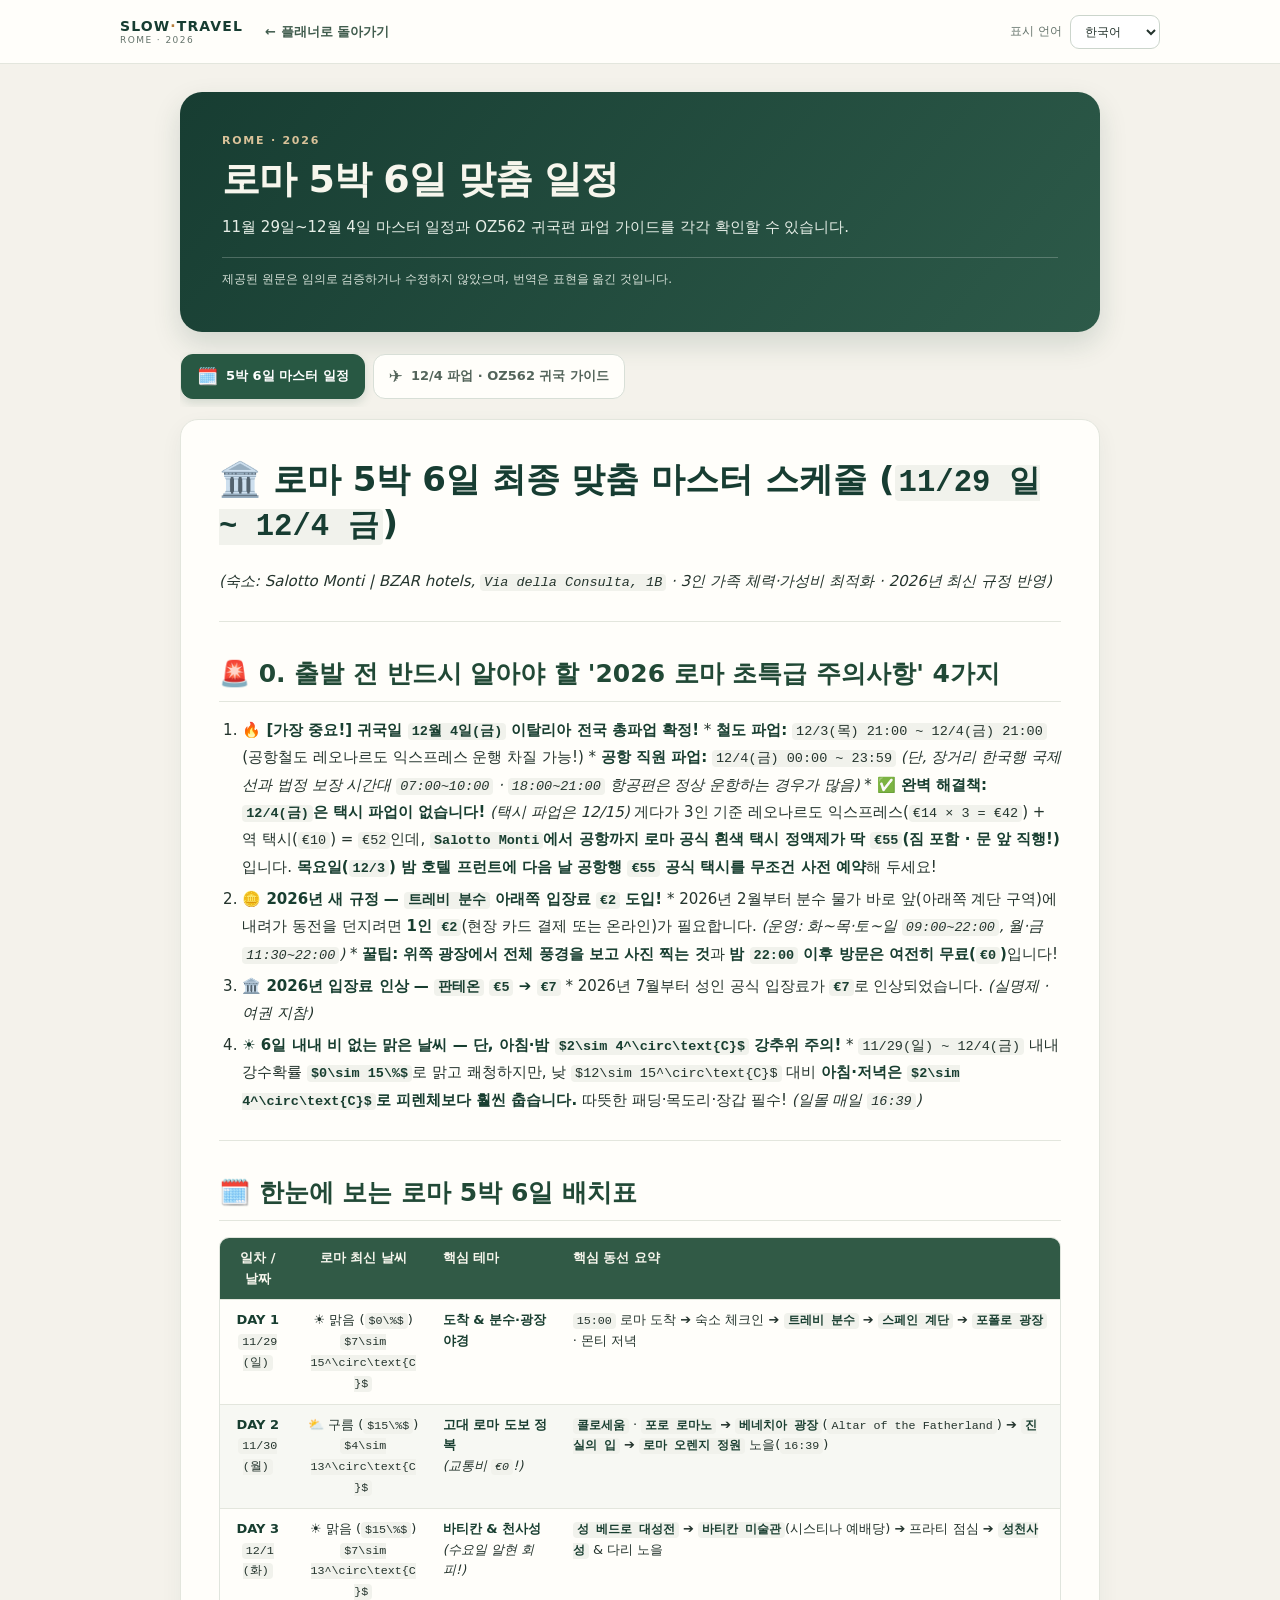
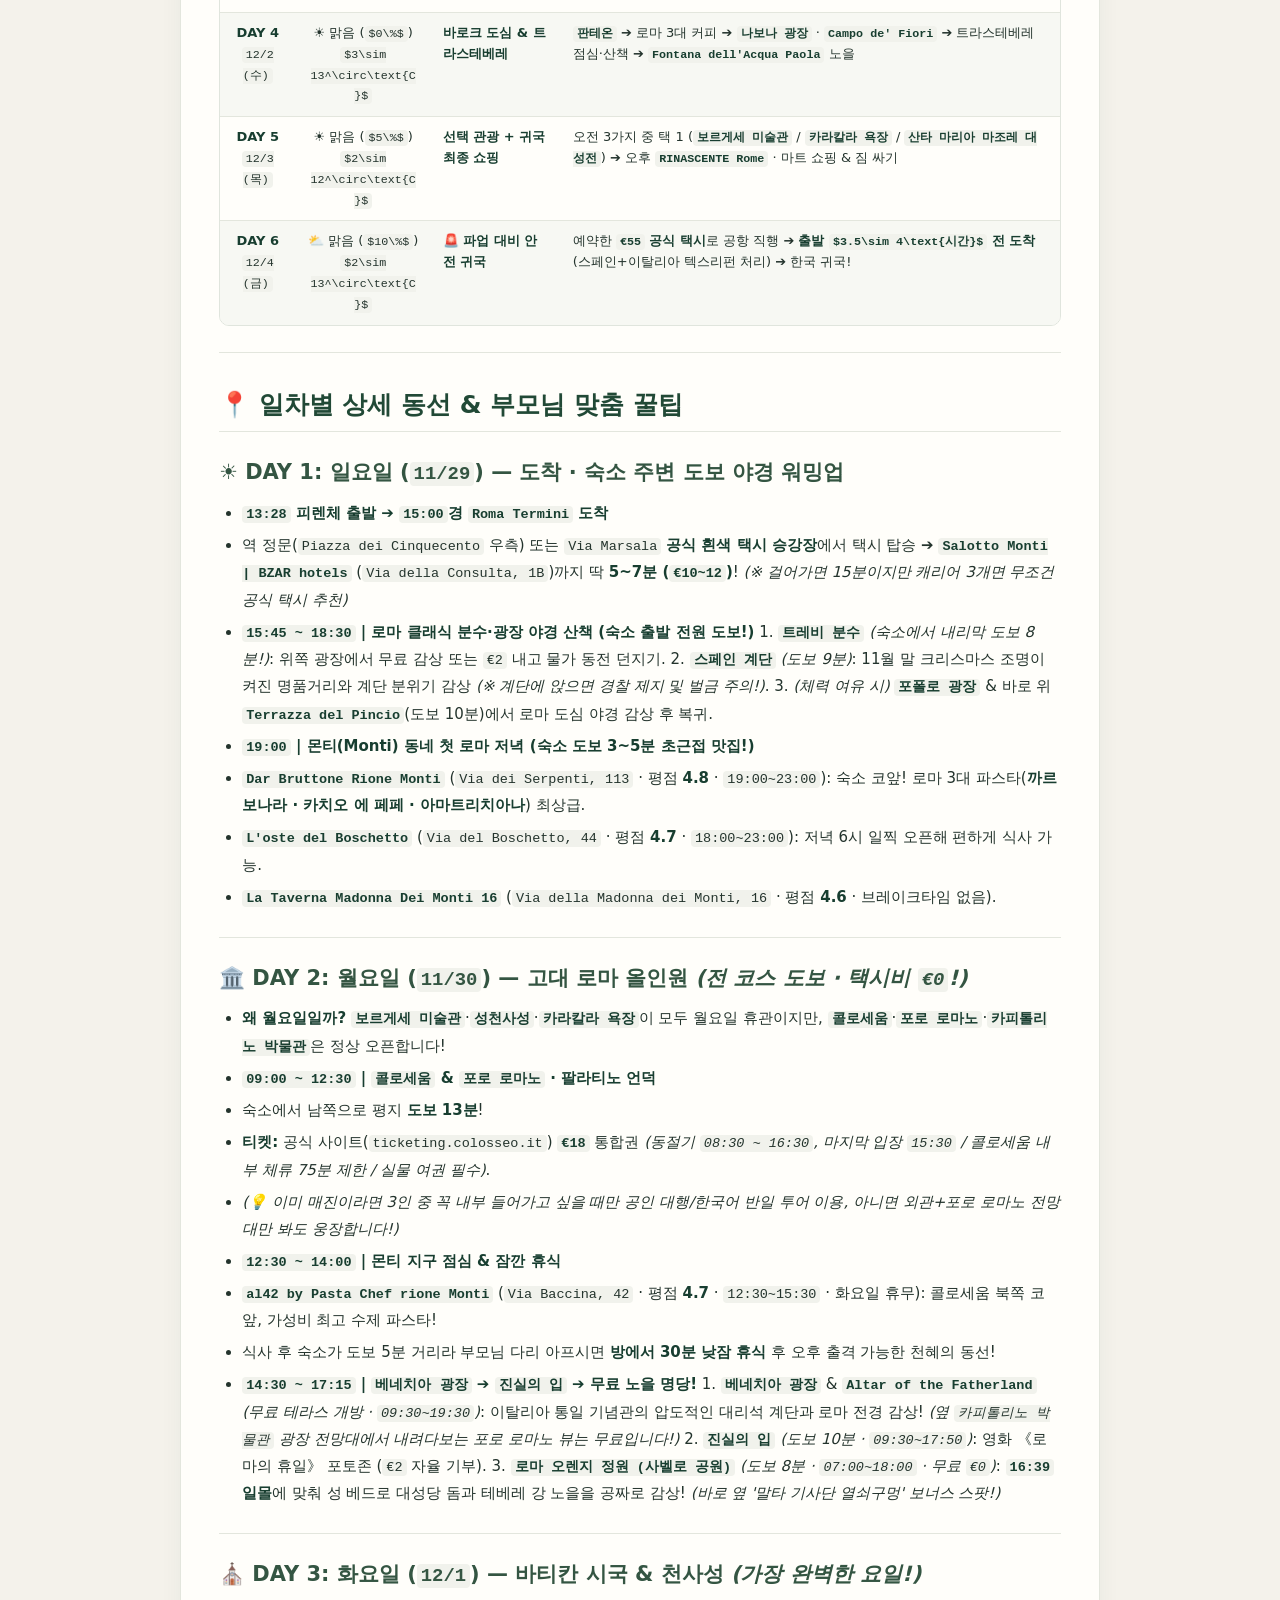
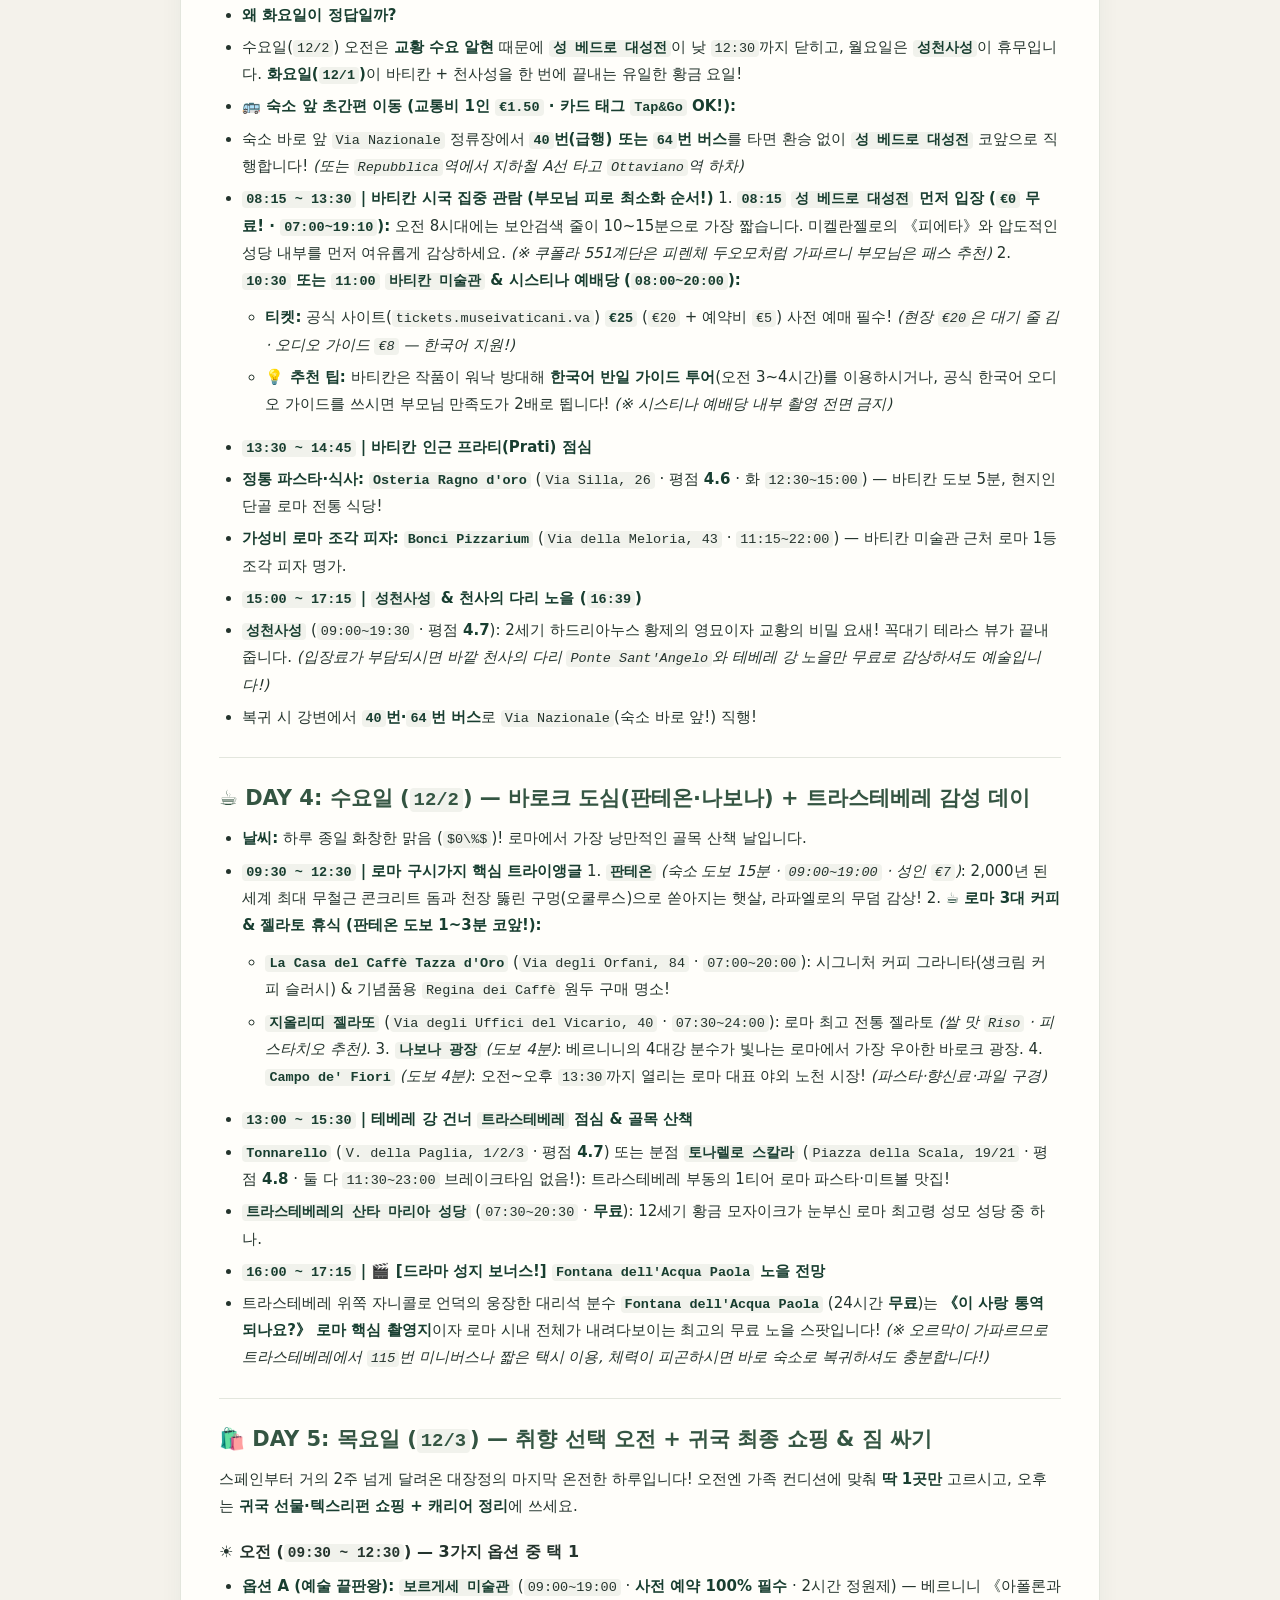
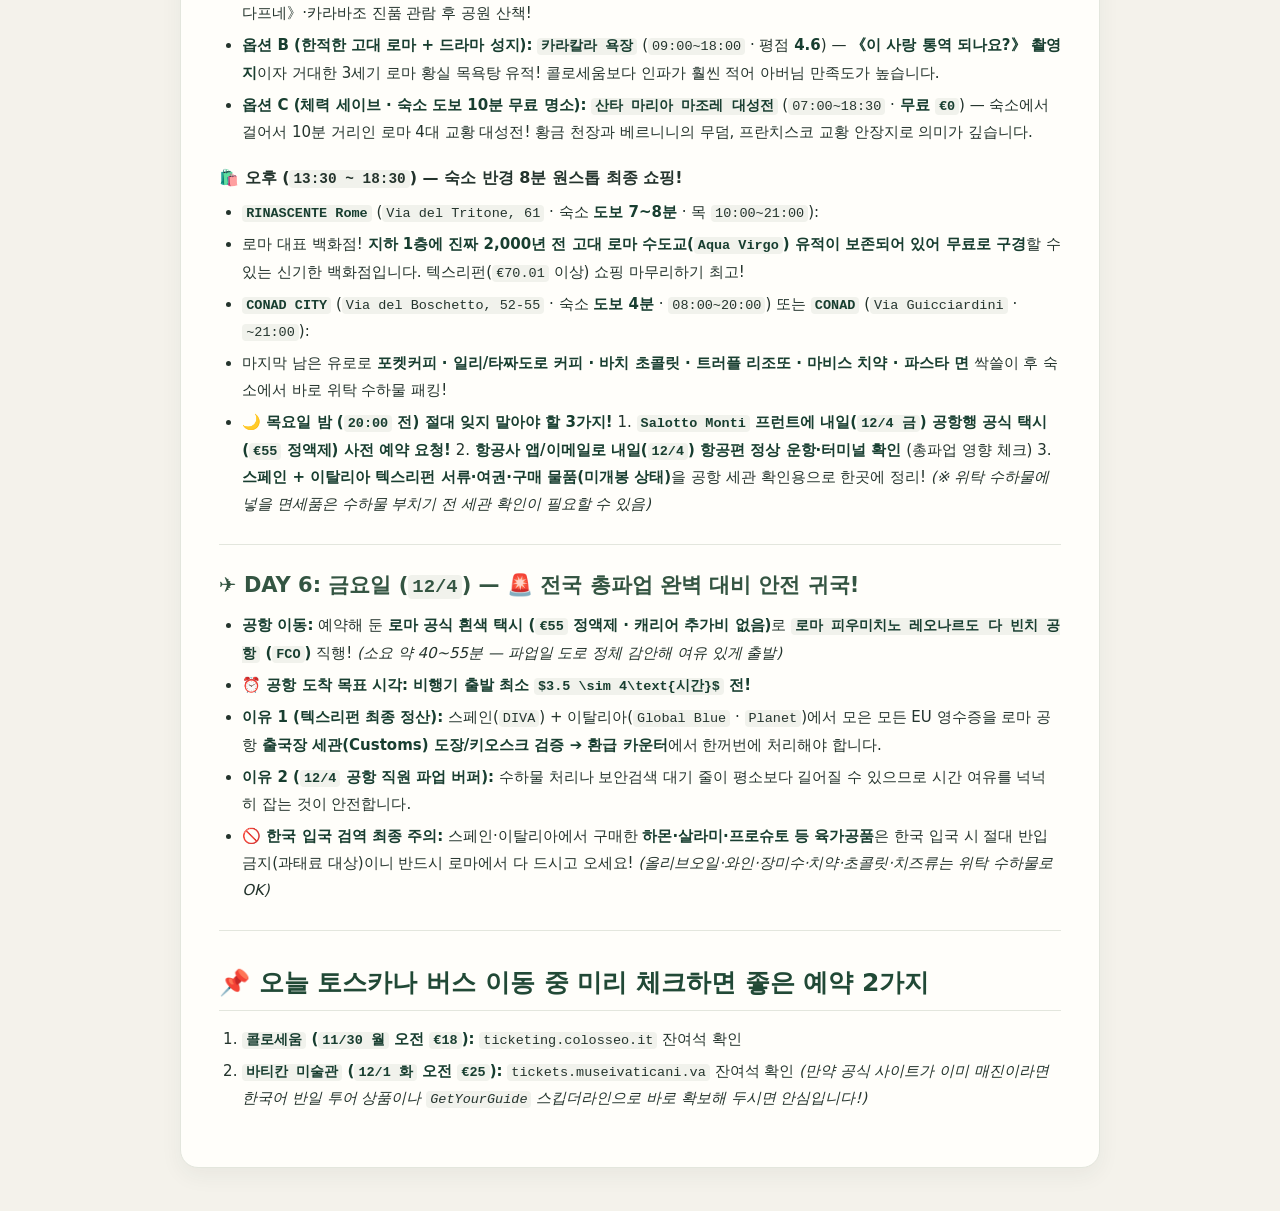
<file: rome-itinerary.html>
<!doctype html>
<html lang="ko">
<head>
  <meta charset="utf-8">
  <meta name="viewport" content="width=device-width, initial-scale=1, viewport-fit=cover">
  <meta name="theme-color" content="#173d32">
  <meta name="description" content="Salotto Monti 숙소 기준 로마 5박 6일 일정과 12월 4일 OZ562 귀국편 가이드">
  <title>로마 5박 6일 맞춤 일정 | Slow Travel</title>
  <link rel="stylesheet" href="css/rome-itinerary.css?v=20261128_rome_v1">
</head>
<body class="rome-itinerary-page">
  <header class="rome-topbar">
    <a class="rome-brand" href="./index.html" aria-label="Slow Travel">
      <span class="rome-brand-main">SLOW<span>·</span>TRAVEL</span>
      <span class="rome-brand-sub">ROME · 2026</span>
    </a>
    <a class="rome-back-link" href="./index.html"><span aria-hidden="true">←</span> <span data-ui="back">플래너로 돌아가기</span></a>
    <label class="rome-language-control">
      <span class="rome-language-label" data-ui="language">표시 언어</span>
      <select id="romeLanguage" aria-label="표시 언어">
        <option value="ko">한국어</option>
        <option value="en">English</option>
        <option value="zh">简体中文</option>
        <option value="ja">日本語</option>
      </select>
    </label>
  </header>

  <main class="rome-page-shell">
    <section class="rome-hero" aria-labelledby="romePageTitle">
      <p class="rome-eyebrow" data-ui="eyebrow">ROME · 2026</p>
      <h1 id="romePageTitle" data-ui="title">로마 5박 6일 맞춤 일정</h1>
      <p class="rome-intro" data-ui="intro">11월 29일~12월 4일 마스터 일정과 OZ562 귀국편 파업 가이드를 각각 확인할 수 있습니다.</p>
      <p class="rome-source-note" data-ui="sourceNote">제공된 원문은 임의로 검증하거나 수정하지 않았으며, 번역은 표현을 옮긴 것입니다.</p>
    </section>

    <nav class="rome-document-tabs" id="romeDocumentTabs" role="tablist" aria-label="문서 선택">
      <button type="button" class="rome-document-tab is-active" id="romeTabMaster" data-document="master" role="tab" aria-selected="true" aria-controls="romeDocumentContent">
        <span class="rome-tab-icon" aria-hidden="true">🗓️</span><span data-ui="masterTab">5박 6일 마스터 일정</span>
      </button>
      <button type="button" class="rome-document-tab" id="romeTabStrike" data-document="strike" role="tab" aria-selected="false" aria-controls="romeDocumentContent">
        <span class="rome-tab-icon" aria-hidden="true">✈️</span><span data-ui="strikeTab">12/4 파업 · OZ562 귀국 가이드</span>
      </button>
    </nav>

    <article class="rome-document-content" id="romeDocumentContent" role="tabpanel" aria-labelledby="romeTabMaster"></article>
  </main>

  <script src="js/rome-itinerary-content.js?v=20261128_rome_v1"></script>
  <script src="js/rome-itinerary-page.js?v=20261128_rome_v1"></script>
</body>
</html>
</file>
<file: css/rome-itinerary.css>
/* Rome itinerary page and its entry card inside the main planner. */
.rome-itinerary-launch {
  display: flex;
  align-items: center;
  gap: 14px;
  padding: 16px 18px;
  margin: 18px 0 22px;
  color: #173d32;
  text-decoration: none;
  background: linear-gradient(135deg, #f1f7f2, #fff9ee);
  border: 1px solid #c7d9cc;
  border-radius: 16px;
  box-shadow: 0 5px 16px rgba(23, 61, 50, .08);
  transition: transform .18s ease, box-shadow .18s ease;
}
.rome-itinerary-launch:hover,
.rome-itinerary-launch:focus-visible {
  transform: translateY(-1px);
  box-shadow: 0 8px 20px rgba(23, 61, 50, .13);
  outline: 2px solid #56806d;
  outline-offset: 2px;
}
.rome-itinerary-launch-icon {
  display: grid;
  flex: 0 0 44px;
  width: 44px;
  height: 44px;
  place-items: center;
  font-size: 23px;
  background: #e2eee4;
  border-radius: 13px;
}
.rome-itinerary-launch-copy { display: grid; gap: 4px; min-width: 0; }
.rome-itinerary-launch-copy strong { font-size: 1rem; line-height: 1.35; }
.rome-itinerary-launch-copy small { color: #4d6258; font-size: .82rem; line-height: 1.5; }
.rome-itinerary-launch-arrow { margin-left: auto; color: #276047; font-size: 1.4rem; font-weight: 800; }

.rome-itinerary-page {
  --rome-ink: #24342d;
  --rome-green: #173d32;
  --rome-green-soft: #e8f1e9;
  --rome-muted: #64736b;
  --rome-paper: #fffefa;
  --rome-line: #e3e6dd;
  margin: 0;
  color: var(--rome-ink);
  background: #f4f2eb;
  font-family: Inter, ui-sans-serif, system-ui, -apple-system, BlinkMacSystemFont, "Segoe UI", sans-serif;
  -webkit-font-smoothing: antialiased;
}
.rome-itinerary-page * { box-sizing: border-box; }
.rome-topbar {
  position: sticky;
  z-index: 20;
  top: 0;
  display: flex;
  align-items: center;
  gap: 22px;
  min-height: 64px;
  padding: 8px max(18px, calc((100vw - 1040px) / 2));
  background: rgba(255, 254, 250, .96);
  border-bottom: 1px solid var(--rome-line);
  backdrop-filter: blur(12px);
}
.rome-brand { display: flex; flex-direction: column; color: var(--rome-green); text-decoration: none; white-space: nowrap; }
.rome-brand-main { font-size: 14px; font-weight: 900; letter-spacing: .08em; }
.rome-brand-main span { color: #b57c3b; }
.rome-brand-sub { margin-top: 1px; color: var(--rome-muted); font-size: 9px; letter-spacing: .16em; }
.rome-back-link { color: #405c4d; font-size: 13px; font-weight: 700; text-decoration: none; white-space: nowrap; }
.rome-back-link:hover { text-decoration: underline; }
.rome-language-control { display: flex; align-items: center; gap: 8px; margin-left: auto; color: var(--rome-muted); font-size: 12px; }
.rome-language-control select {
  max-width: 156px;
  padding: 8px 10px;
  color: var(--rome-ink);
  background: #fff;
  border: 1px solid #cbd5cc;
  border-radius: 9px;
  font: inherit;
}
.rome-page-shell { width: min(100% - 36px, 920px); margin: 28px auto 72px; }
.rome-hero {
  padding: clamp(24px, 5vw, 42px);
  color: #f7f6ed;
  background: linear-gradient(130deg, #173d32, #2d5a49);
  border-radius: 22px;
  box-shadow: 0 12px 28px rgba(23, 61, 50, .15);
}
.rome-eyebrow { margin: 0 0 9px; color: #d9c299; font-size: 11px; font-weight: 800; letter-spacing: .16em; }
.rome-hero h1 { margin: 0; font-size: clamp(25px, 4.4vw, 38px); line-height: 1.22; letter-spacing: -.025em; }
.rome-intro { max-width: 720px; margin: 13px 0 0; color: #e6eee7; font-size: 15px; line-height: 1.7; }
.rome-source-note { margin: 16px 0 0; padding-top: 12px; color: #d7e2d9; border-top: 1px solid rgba(255,255,255,.22); font-size: 12px; line-height: 1.65; }
.rome-document-tabs { display: flex; gap: 8px; margin: 20px 0 12px; overflow-x: auto; padding: 2px 1px 8px; scrollbar-width: thin; }
.rome-document-tab {
  display: inline-flex;
  align-items: center;
  justify-content: center;
  gap: 8px;
  flex: 0 0 auto;
  min-height: 45px;
  padding: 10px 15px;
  color: #53645a;
  background: #fffefa;
  border: 1px solid #d8dfd7;
  border-radius: 12px;
  font: inherit;
  font-size: 13px;
  font-weight: 750;
  cursor: pointer;
}
.rome-document-tab.is-active { color: #fff; background: #285843; border-color: #285843; box-shadow: 0 4px 10px rgba(40,88,67,.17); }
.rome-document-tab:focus-visible { outline: 3px solid #b57c3b; outline-offset: 2px; }
.rome-tab-icon { font-size: 17px; }
.rome-document-content {
  padding: clamp(18px, 4vw, 38px);
  background: var(--rome-paper);
  border: 1px solid var(--rome-line);
  border-radius: 18px;
  box-shadow: 0 8px 22px rgba(42, 52, 46, .055);
  overflow-wrap: anywhere;
}
.rome-document-content h1 { margin: 0 0 22px; color: var(--rome-green); font-size: clamp(24px, 4vw, 34px); line-height: 1.25; }
.rome-document-content h2 { margin: 35px 0 15px; padding-bottom: 10px; color: #214936; border-bottom: 1px solid var(--rome-line); font-size: clamp(19px, 3vw, 25px); line-height: 1.35; scroll-margin-top: 86px; }
.rome-document-content h3 { margin: 26px 0 12px; color: #345542; font-size: clamp(17px, 2.5vw, 21px); line-height: 1.4; scroll-margin-top: 86px; }
.rome-document-content h4 { margin: 22px 0 9px; font-size: 16px; scroll-margin-top: 86px; }
.rome-document-content p,
.rome-document-content li { font-size: 15px; line-height: 1.8; }
.rome-document-content p { margin: 11px 0; }
.rome-document-content ul,
.rome-document-content ol { padding-left: 1.45rem; margin: 10px 0 16px; }
.rome-document-content li + li { margin-top: 5px; }
.rome-document-content strong { color: #183e30; }
.rome-document-content a { color: #1d6b52; text-decoration-thickness: 1px; text-underline-offset: 2px; }
.rome-document-content hr { height: 1px; margin: 26px 0; background: #e3e6dd; border: 0; }
.rome-document-content blockquote { margin: 16px 0; padding: 10px 16px; color: #526258; background: #f5f7f1; border-left: 4px solid #84a38b; }
.rome-table-scroll { width: 100%; margin: 16px 0 22px; overflow-x: auto; border: 1px solid #e0e5dd; border-radius: 10px; -webkit-overflow-scrolling: touch; }
.rome-document-content table { width: 100%; min-width: 620px; border-collapse: collapse; font-size: 13px; line-height: 1.6; }
.rome-document-content th,
.rome-document-content td { padding: 10px 12px; text-align: left; vertical-align: top; border-bottom: 1px solid #e3e6dd; }
.rome-document-content thead th { color: #f7f6ed; background: #315a46; }
.rome-document-content tbody tr:nth-child(even) { background: #f7f8f3; }
.rome-document-content tbody tr:last-child td { border-bottom: 0; }
.rome-document-content code { padding: 1px 4px; background: #f1f2ec; border-radius: 4px; font-size: .9em; }
.rome-document-content pre { max-width: 100%; padding: 14px; overflow-x: auto; background: #f1f2ec; border-radius: 10px; }
.rome-document-content img { max-width: 100%; height: auto; }

@media (max-width: 640px) {
  .rome-itinerary-launch { align-items: flex-start; gap: 10px; padding: 14px 12px; }
  .rome-itinerary-launch-icon { flex-basis: 38px; width: 38px; height: 38px; font-size: 20px; }
  .rome-itinerary-launch-copy strong { font-size: .91rem; }
  .rome-itinerary-launch-copy small { font-size: .75rem; }
  .rome-topbar { min-height: 58px; gap: 12px; padding: 7px 13px; }
  .rome-brand-main { font-size: 12px; }
  .rome-brand-sub { font-size: 8px; }
  .rome-back-link { font-size: 11px; }
  .rome-language-control { gap: 0; }
  .rome-language-label { position: absolute; width: 1px; height: 1px; padding: 0; margin: -1px; overflow: hidden; clip: rect(0,0,0,0); white-space: nowrap; border: 0; }
  .rome-language-control select { max-width: 116px; padding: 8px 7px; font-size: 12px; }
  .rome-page-shell { width: min(100% - 22px, 920px); margin: 15px auto 44px; }
  .rome-hero { padding: 23px 19px; border-radius: 17px; }
  .rome-intro { font-size: 14px; }
  .rome-source-note { font-size: 11px; }
  .rome-document-tabs { gap: 7px; margin: 14px 0 9px; }
  .rome-document-tab { min-height: 42px; padding: 9px 11px; font-size: 12px; }
  .rome-document-content { padding: 18px 15px 24px; border-radius: 14px; }
  .rome-document-content p,
  .rome-document-content li { font-size: 14px; line-height: 1.75; }
  .rome-document-content h2 { margin-top: 29px; }
  .rome-document-content h3 { margin-top: 22px; }
  .rome-document-content table { min-width: 580px; font-size: 12px; }
  .rome-document-content th,
  .rome-document-content td { padding: 8px 9px; }
}
@media (prefers-reduced-motion: reduce) {
  .rome-itinerary-launch { transition: none; }
}
</file>
